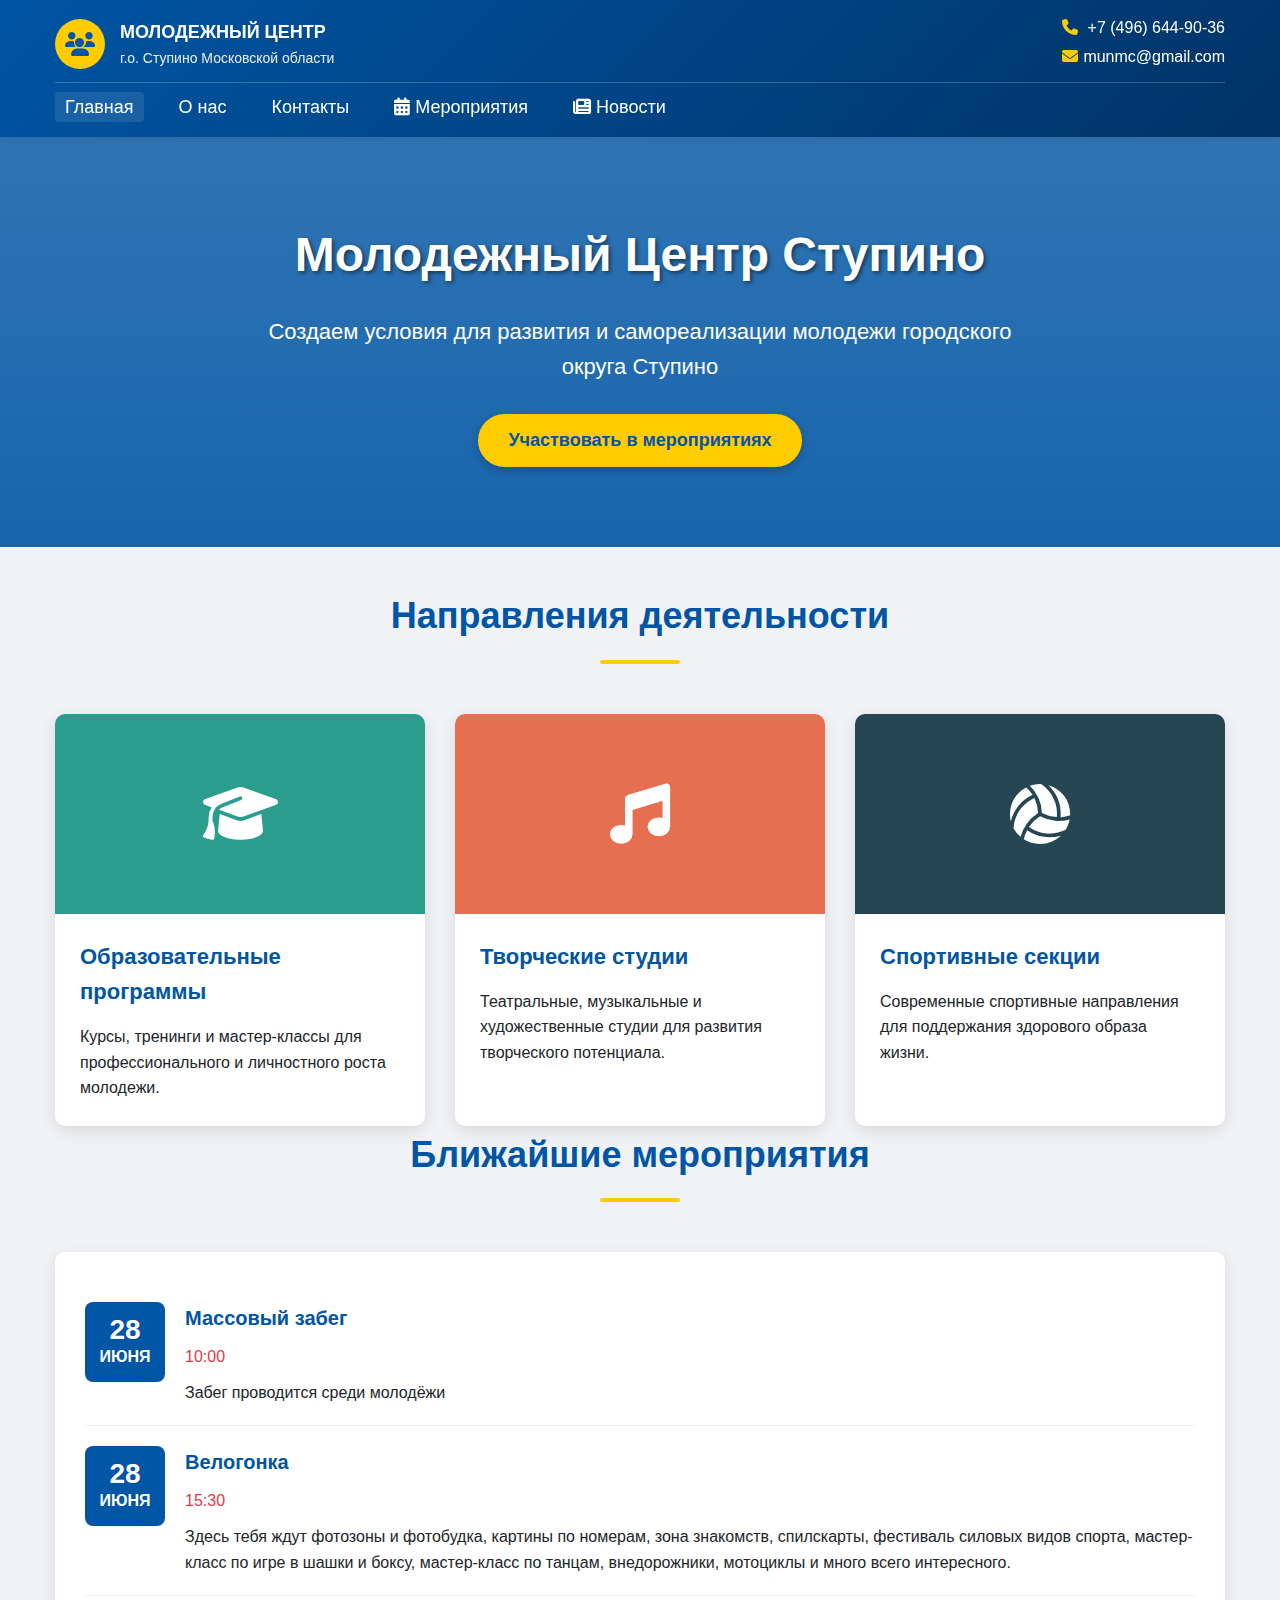
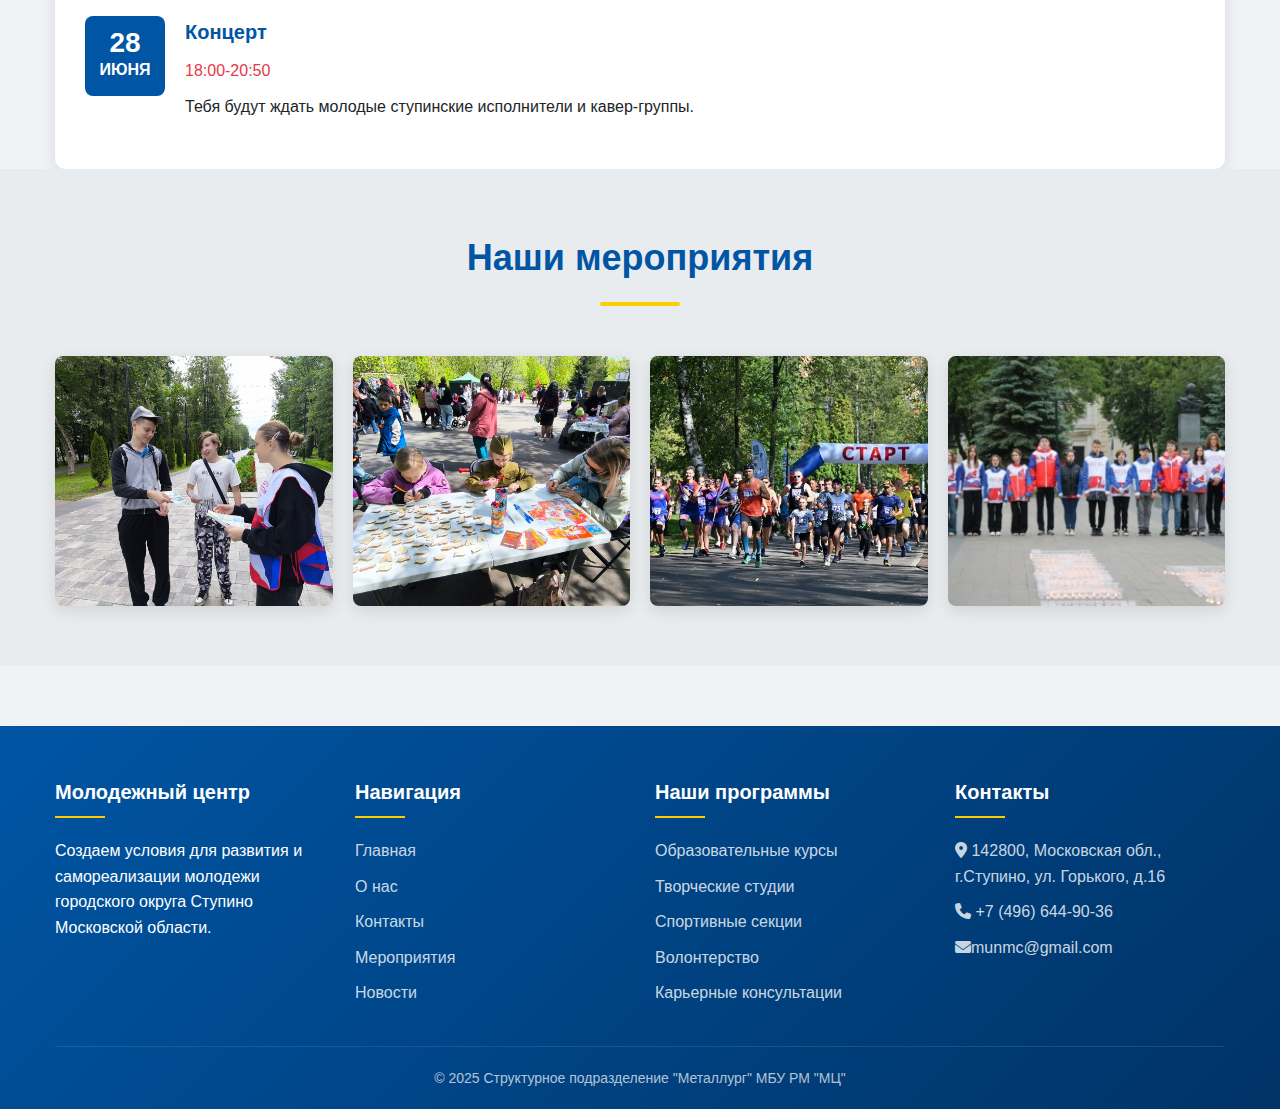
<file: index.html>
<!DOCTYPE html>
<html lang="ru">

<head>
    <meta charset="UTF-8">
    <meta name="viewport" content="width=device-width, initial-scale=1.0">
    <title>Молодежный Центр Ступино</title>
    <link rel="stylesheet" href="https://cdnjs.cloudflare.com/ajax/libs/font-awesome/6.4.0/css/all.min.css">
    <link rel="stylesheet" href="style.css">
    <link rel="icon" href="img/Logo.jpg">
    <script src="https://api-maps.yandex.ru/2.1/?lang=ru_RU&apikey=ВАШ_API_КЛЮЧ" type="text/javascript"></script>
</head>

<body>
    <header>
        <div class="container">
            <div class="header-top">
                <div class="logo">
                    <div class="logo-icon">
                        <i class="fas fa-users"></i>
                    </div>
                    <div class="logo-text">
                        МОЛОДЕЖНЫЙ ЦЕНТР
                        <span>г.о. Ступино Московской области</span>
                    </div>
                </div>
                <div class="contacts-header">
                    <a href="tel:+74956401234"><i class="fas fa-phone"></i> +7 (496) 644-90-36</a>
                    <a href="mailto:molcentr@stupino.ru"><i class="fas fa-envelope"></i>munmc@gmail.com</a>
                </div>
            </div>
            <nav>
                <div class="hamburger" id="hamburger">
                    <i class="fas fa-bars"></i>
                </div>
                <ul class="nav-menu" id="navMenu">
                    <li><a href="index.html" class="nav-link active">Главная</a></li>
                    <li><a href="about.html" class="nav-link">О нас</a></li>
                    <li><a href="contact.html" class="nav-link">Контакты</a></li>
                    <li><a href="#"><i class="fas fa-calendar-alt"></i> Мероприятия</a></li>
                    <li><a href="#"><i class="fas fa-newspaper"></i> Новости</a></li>
                </ul>
            </nav>
        </div>
    </header>

    
    <section class="hero">
        <div class="container">
            <h1>Молодежный Центр Ступино</h1>
            <p>Создаем условия для развития и самореализации молодежи городского округа Ступино</p>
            <a href="#" class="btn">Участвовать в мероприятиях</a>
        </div>
    </section>

   
    <section class="services">
        <div class="container">
            <h2 class="section-title">Направления деятельности</h2>
            <div class="services-grid">
                <div class="service-card">
                    <div class="service-img" style="background-color: #2a9d8f;">
                        <i class="fas fa-graduation-cap"></i>
                    </div>
                    <div class="service-content">
                        <h3>Образовательные программы</h3>
                        <p>Курсы, тренинги и мастер-классы для профессионального и личностного роста молодежи.</p>
                    </div>
                </div>
                <div class="service-card">
                    <div class="service-img" style="background-color: #e76f51;">
                        <i class="fas fa-music"></i>
                    </div>
                    <div class="service-content">
                        <h3>Творческие студии</h3>
                        <p>Театральные, музыкальные и художественные студии для развития творческого потенциала.</p>
                    </div>
                </div>
                <div class="service-card">
                    <div class="service-img" style="background-color: #264653;">
                        <i class="fas fa-volleyball-ball"></i>
                    </div>
                    <div class="service-content">
                        <h3>Спортивные секции</h3>
                        <p>Современные спортивные направления для поддержания здорового образа жизни.</p>
                    </div>
                </div>
            </div>
        </div>
    </section>


    <section class="events">
        <div class="container">
            <h2 class="section-title">Ближайшие мероприятия</h2>
            <div class="events-container">
                <div class="event">
                    <div class="event-date">
                        <span class="day">28</span>
                        <span class="month">Июня</span>
                    </div>
                    <div class="event-info">
                        <h3>Массовый забег</h3>
                        <span class="event-time">10:00</span>
                        <p>Забег проводится среди молодёжи</p>
                    </div>
                </div>
                <div class="event">
                    <div class="event-date">
                        <span class="day">28</span>
                        <span class="month">Июня</span>
                    </div>
                    <div class="event-info">
                        <h3>Велогонка</h3>
                        <span class="event-time">15:30</span>
                        <p> Здесь тебя ждут фотозоны и фотобудка, картины по номерам, зона знакомств, спилскарты, фестиваль силовых видов спорта, мастер-класс по игре в шашки и боксу, мастер-класс по танцам, внедорожники, мотоциклы и много всего интересного.</p>
                    </div>
                </div>
                <div class="event">
                    <div class="event-date">
                        <span class="day">28</span>
                        <span class="month">Июня</span>
                    </div>
                    <div class="event-info">
                        <h3>Концерт</h3>
                        <span class="event-time">18:00-20:50</span>
                        <p>Тебя будут ждать молодые ступинские исполнители и кавер-группы.</p>
                    </div>
                </div>
            </div>
        </div>
    </section>

  
    <section class="gallery">
        <div class="container">
            <h2 class="section-title">Наши мероприятия</h2>
            <div class="gallery-grid">
                <div class="gallery-item">
                    <img src="img/Event_1.jpg"
                        alt="Мероприятие">
                </div>
                <div class="gallery-item">
                    <img src="img/Event_2.jpg"
                        alt="Мастер-класс">
                </div>
                <div class="gallery-item">
                    <img src="img/Event_3.jpg"
                        alt="Концерт">
                </div>
                <div class="gallery-item">
                    <img src="img/Event_4.jpg"
                        alt="Спортивное мероприятие">
                </div>
            </div>
        </div>
    </section>


    <footer>
        <div class="container">
            <div class="footer-content">
                <div class="footer-column">
                    <h3>Молодежный центр</h3>
                    <p>Создаем условия для развития и самореализации молодежи городского округа Ступино Московской
                        области.</p>
                </div>
                <div class="footer-column">
                    <h3>Навигация</h3>
                    <ul class="footer-links">
                        <li><a href="index.html" class="active">Главная</a></li>
                        <li><a href="about.html">О нас</a></li>
                        <li><a href="contact.html">Контакты</a></li>
                        <li><a href="#">Мероприятия</a></li>
                        <li><a href="#">Новости</a></li>
                    </ul>
                </div>
                <div class="footer-column">
                    <h3>Наши программы</h3>
                    <ul class="footer-links">
                        <li><a href="#">Образовательные курсы</a></li>
                        <li><a href="#">Творческие студии</a></li>
                        <li><a href="#">Спортивные секции</a></li>
                        <li><a href="#">Волонтерство</a></li>
                        <li><a href="#">Карьерные консультации</a></li>
                    </ul>
                </div>
                <div class="footer-column">
                    <h3>Контакты</h3>
                    <ul class="footer-links">
                        <li><a href="#"><i class="fas fa-map-marker-alt"></i> 142800, Московская обл., г.Ступино, ул.
                                Горького, д.16</a></li>
                        <li><a href="tel:+74956401234"><i class="fas fa-phone"></i> +7 (496) 644-90-36</a></li>
                        <li><a href="mailto:molcentr@stupino.ru"><i class="fas fa-envelope"></i>munmc@gmail.com</a></li>
                    </ul>
                </div>
            </div>
            <div class="copyright">
                &copy; 2025 Структурное подразделение "Металлург" МБУ РМ "МЦ"
            </div>
        </div>
    </footer>

    <script src="script.js"></script>
</body>

</html>
</file>
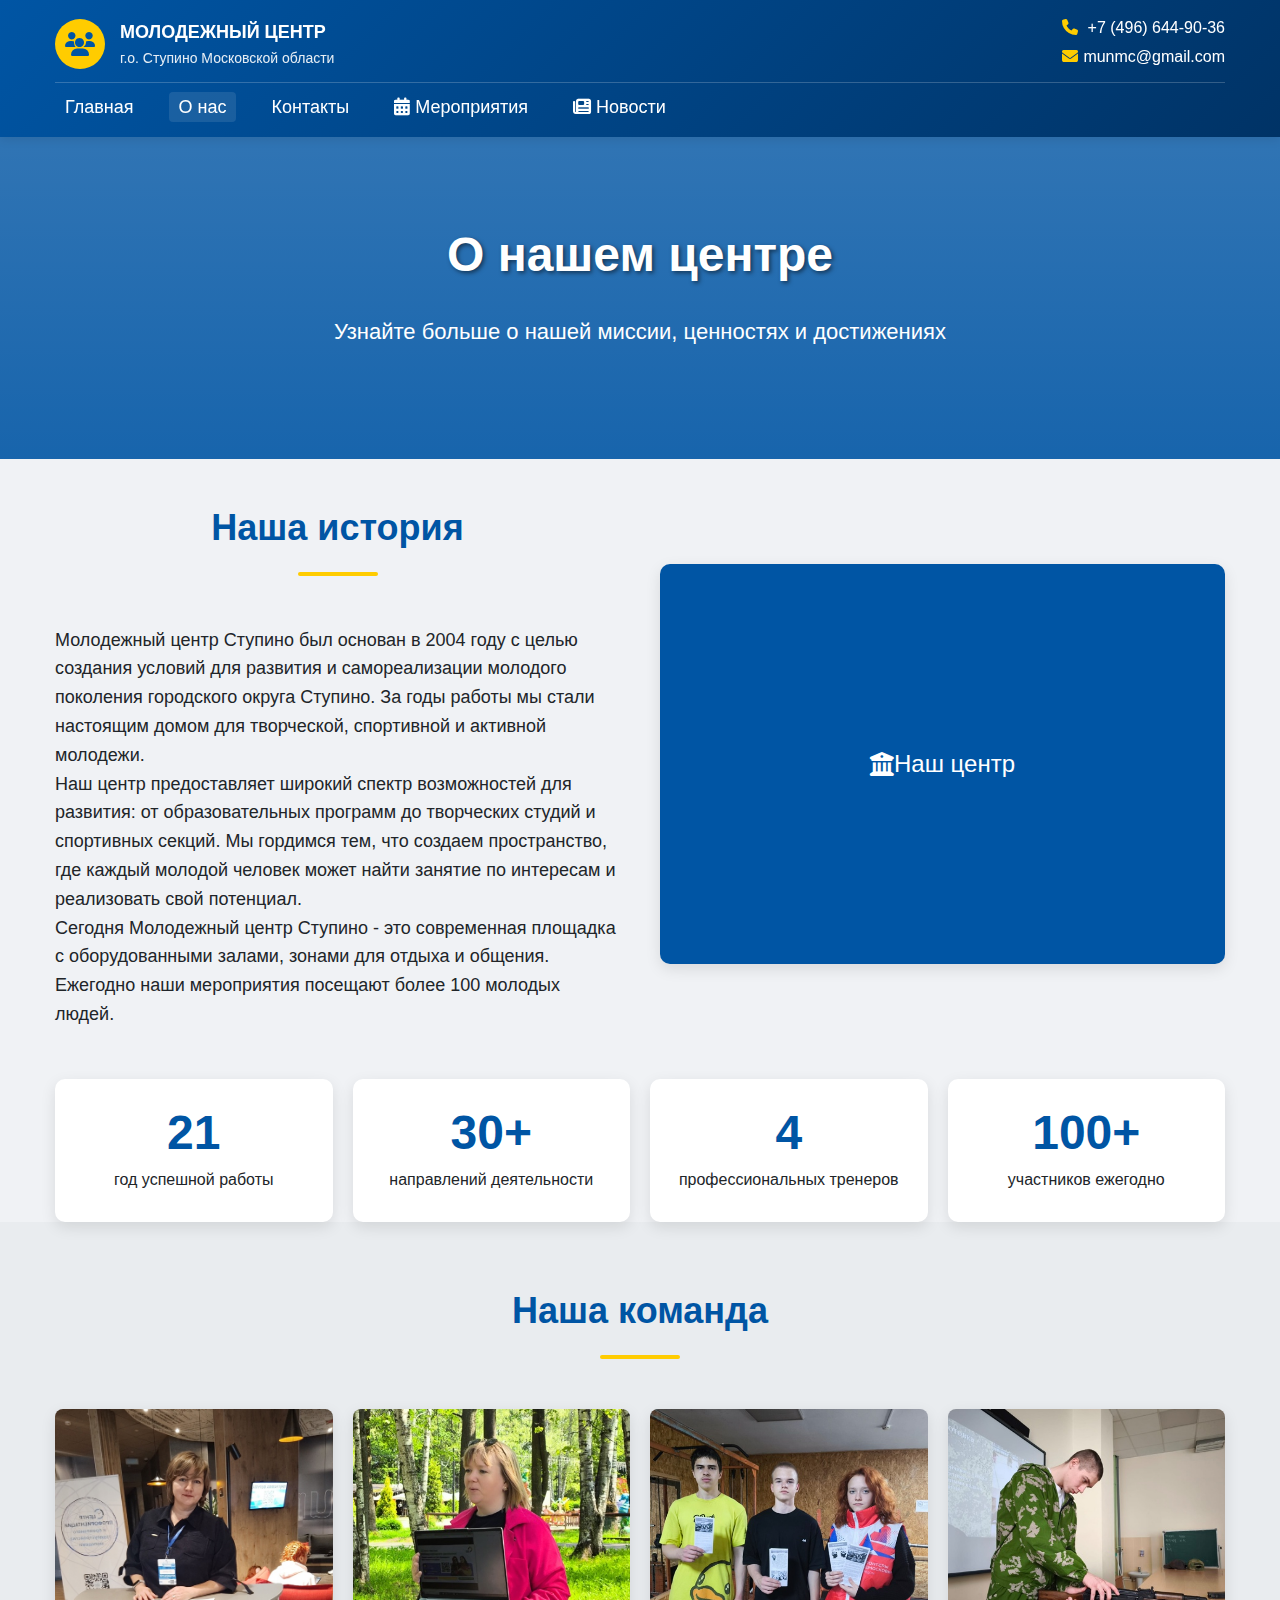
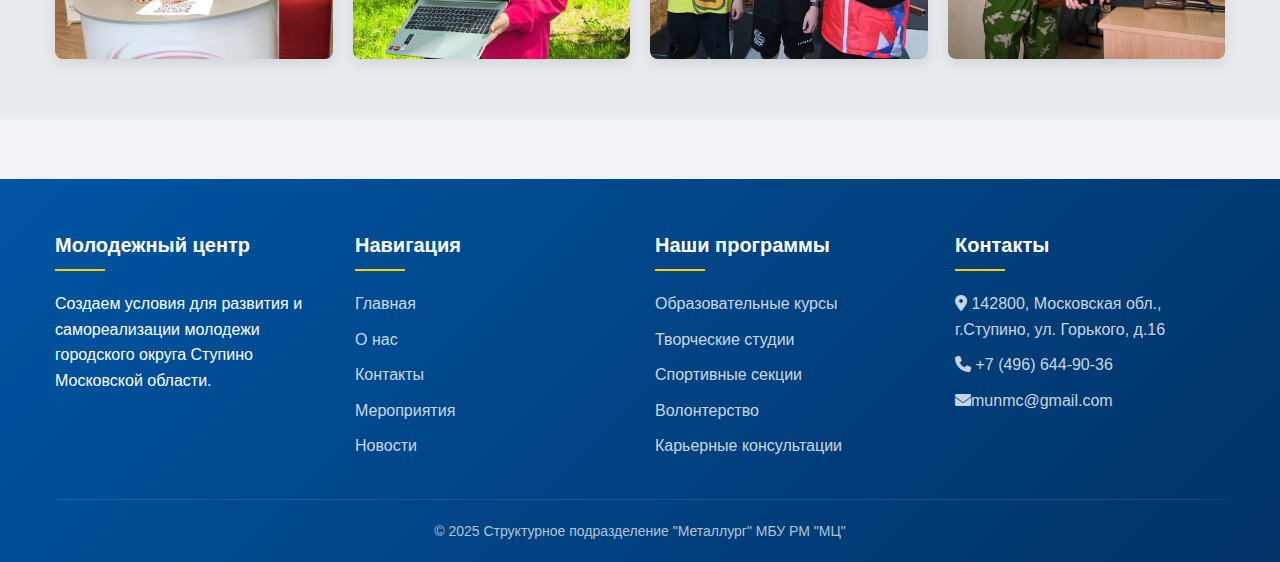
<file: about.html>
<!DOCTYPE html>
<html lang="ru">

<head>
    <meta charset="UTF-8">
    <meta name="viewport" content="width=device-width, initial-scale=1.0">
    <title>О нас - Молодежный Центр Ступино</title>
    <link rel="stylesheet" href="https://cdnjs.cloudflare.com/ajax/libs/font-awesome/6.4.0/css/all.min.css">
    <link rel="stylesheet" href="style.css">
    <link rel="icon" href="img/Logo.jpg">
    <script src="https://api-maps.yandex.ru/2.1/?lang=ru_RU&apikey=ВАШ_API_КЛЮЧ" type="text/javascript"></script>
</head>

<body>
    <header>
        <div class="container">
            <div class="header-top">
                <div class="logo">
                    <div class="logo-icon">
                        <i class="fas fa-users"></i>
                    </div>
                    <div class="logo-text">
                        МОЛОДЕЖНЫЙ ЦЕНТР
                        <span>г.о. Ступино Московской области</span>
                    </div>
                </div>
                <div class="contacts-header">
                    <a href="tel:+74956401234"><i class="fas fa-phone"></i> +7 (496) 644-90-36</a>
                    <a href="mailto:molcentr@stupino.ru"><i class="fas fa-envelope"></i>munmc@gmail.com</a>
                </div>
            </div>
            <nav>
                <div class="hamburger" id="hamburger">
                    <i class="fas fa-bars"></i>
                </div>
                <ul class="nav-menu" id="navMenu">
                    <li><a href="index.html" class="nav-link">Главная</a></li>
                    <li><a href="about.html" class="nav-link active">О нас</a></li>
                    <li><a href="contact.html" class="nav-link">Контакты</a></li>
                    <li><a href="#"><i class="fas fa-calendar-alt"></i> Мероприятия</a></li>
                    <li><a href="#"><i class="fas fa-newspaper"></i> Новости</a></li>
                </ul>
            </nav>
        </div>
    </header>


    <section class="hero"
        style="background: linear-gradient(rgba(0, 85, 164, 0.8), rgba(0, 85, 164, 0.9)), url('https://images.unsplash.com/photo-1522071901873-411886a10004?ixlib=rb-4.0.3&auto=format&fit=crop&w=1920&q=80');">
        <div class="container">
            <h1>О нашем центре</h1>
            <p>Узнайте больше о нашей миссии, ценностях и достижениях</p>
        </div>
    </section>

    <section>
        <div class="container">
            <div class="about-content">
                <div class="about-text">
                    <h2 class="section-title">Наша история</h2>
                    <p>Молодежный центр Ступино был основан в 2004 году с целью создания условий для развития и
                        самореализации молодого поколения городского округа Ступино. За годы работы мы стали настоящим
                        домом для творческой, спортивной и активной молодежи.</p>
                    <p>Наш центр предоставляет широкий спектр возможностей для развития: от образовательных программ до
                        творческих студий и спортивных секций. Мы гордимся тем, что создаем пространство, где каждый
                        молодой человек может найти занятие по интересам и реализовать свой потенциал.</p>
                    <p>Сегодня Молодежный центр Ступино - это современная площадка с оборудованными залами,
                        зонами для отдыха и общения. Ежегодно наши мероприятия посещают более
                        100 молодых людей.</p>
                </div>
                <div class="about-image">
                    <i class="fas fa-university"></i> Наш центр
                </div>
            </div>

            <div class="stats-container">
                <div class="stat-box">
                    <div class="stat-number">21</div>
                    <div class="stat-text">год успешной работы</div>
                </div>
                <div class="stat-box">
                    <div class="stat-number">30+</div>
                    <div class="stat-text">направлений деятельности</div>
                </div>
                <div class="stat-box">
                    <div class="stat-number">4</div>
                    <div class="stat-text">профессиональных тренеров</div>
                </div>
                <div class="stat-box">
                    <div class="stat-number">100+</div>
                    <div class="stat-text">участников ежегодно</div>
                </div>
            </div>
        </div>
    </section>

    <section class="gallery">
        <div class="container">
            <h2 class="section-title">Наша команда</h2>
            <div class="gallery-grid">
                <div class="gallery-item">
                    <img src="img/Employee_1.jpg">
                </div>
                <div class="gallery-item">
                    <img src="img/Employee_2.jpg">
                </div>
                <div class="gallery-item">
                    <img src="img/Volonters.jpg">
                </div>
                <div class="gallery-item">
                    <img src="img/Me.jpg">
                </div>
            </div>
        </div>
    </section>

    <footer>
        <div class="container">
            <div class="footer-content">
                <div class="footer-column">
                    <h3>Молодежный центр</h3>
                    <p>Создаем условия для развития и самореализации молодежи городского округа Ступино Московской
                        области.</p>
                </div>
                <div class="footer-column">
                    <h3>Навигация</h3>
                    <ul class="footer-links">
                        <li><a href="index.html">Главная</a></li>
                        <li><a href="about.html" class="active">О нас</a></li>
                        <li><a href="contact.html">Контакты</a></li>
                        <li><a href="#">Мероприятия</a></li>
                        <li><a href="#">Новости</a></li>
                    </ul>
                </div>
                <div class="footer-column">
                    <h3>Наши программы</h3>
                    <ul class="footer-links">
                        <li><a href="#">Образовательные курсы</a></li>
                        <li><a href="#">Творческие студии</a></li>
                        <li><a href="#">Спортивные секции</a></li>
                        <li><a href="#">Волонтерство</a></li>
                        <li><a href="#">Карьерные консультации</a></li>
                    </ul>
                </div>
                <div class="footer-column">
                    <h3>Контакты</h3>
                    <ul class="footer-links">
                        <li><a href="#"><i class="fas fa-map-marker-alt"></i> 142800, Московская обл., г.Ступино, ул.
                                Горького, д.16</a></li>
                        <li><a href="tel:+74956401234"><i class="fas fa-phone"></i> +7 (496) 644-90-36</a></li>
                        <li><a href="mailto:molcentr@stupino.ru"><i class="fas fa-envelope"></i>munmc@gmail.com</a></li>
                    </ul>
                </div>
            </div>
            <div class="copyright">
                &copy; 2025 Структурное подразделение "Металлург" МБУ РМ "МЦ"
            </div>
        </div>
    </footer>

    <script src="script.js"></script>
</body>

</html>
</file>
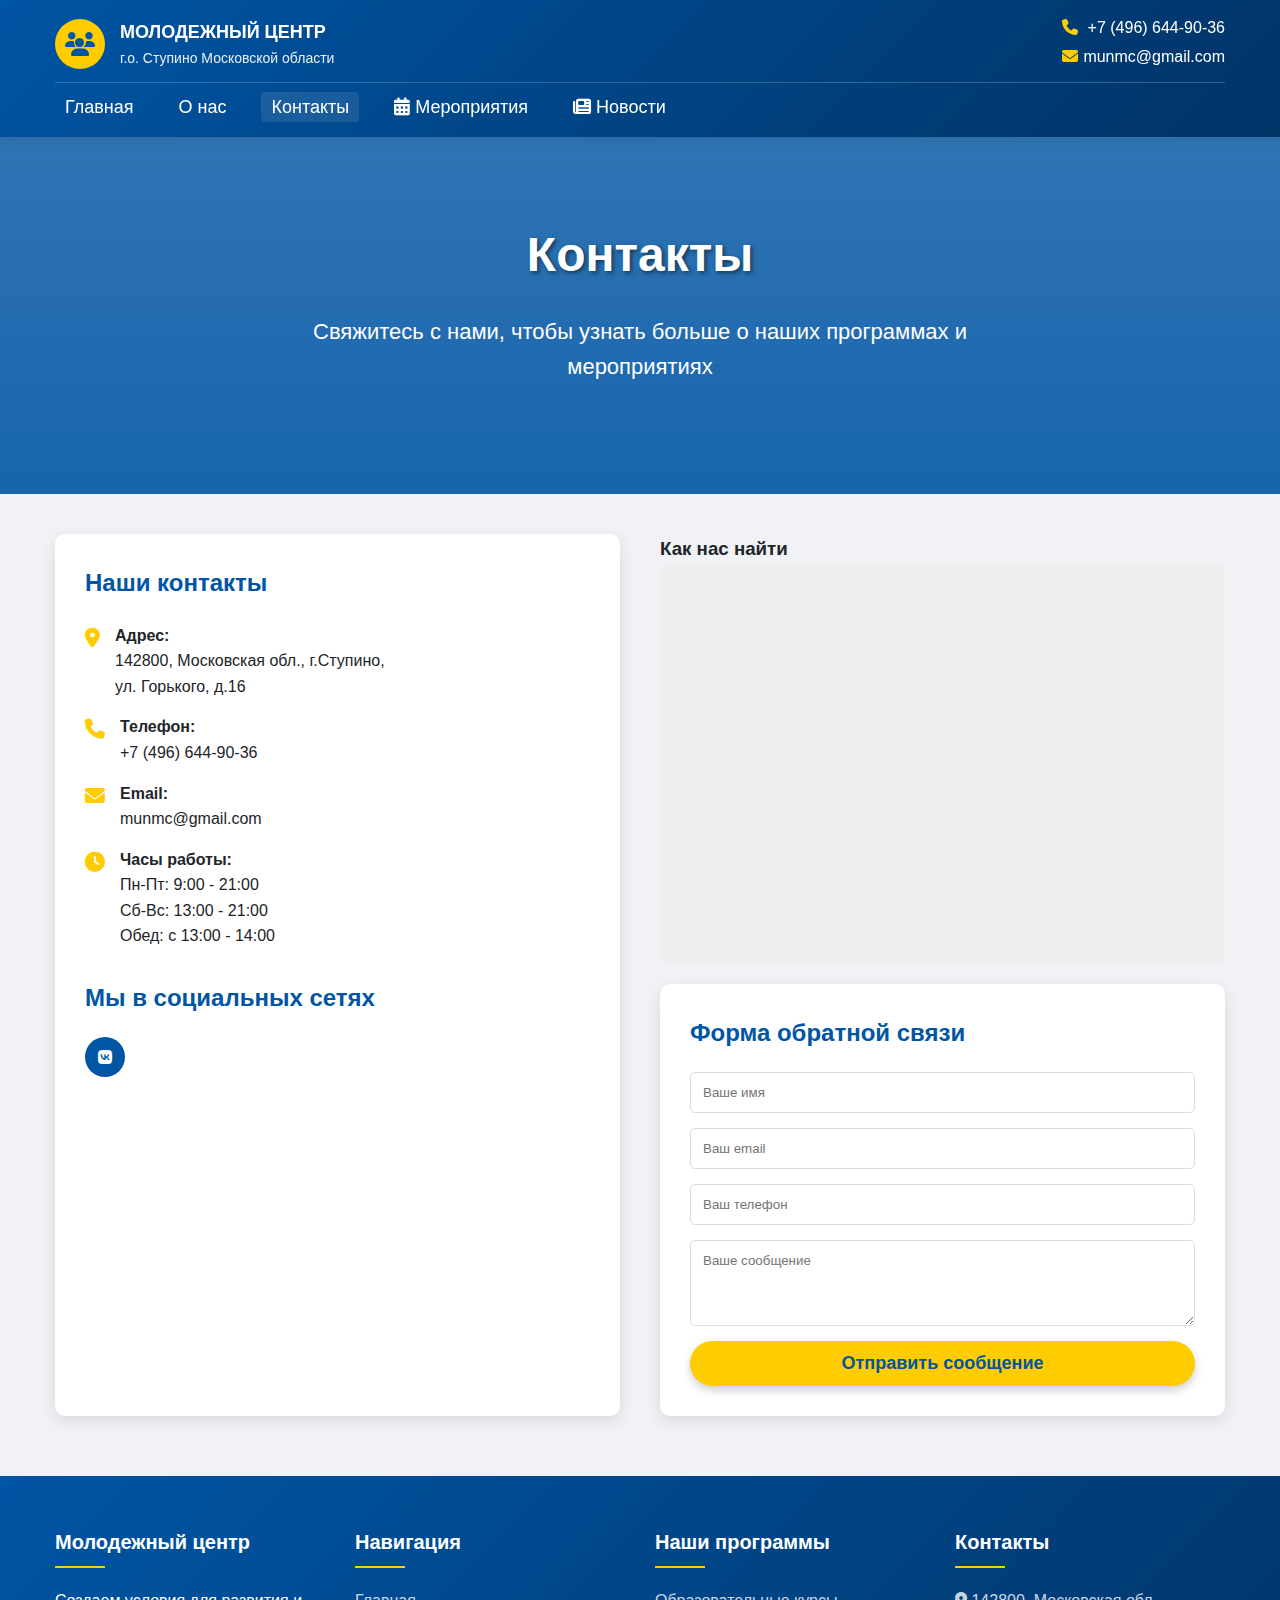
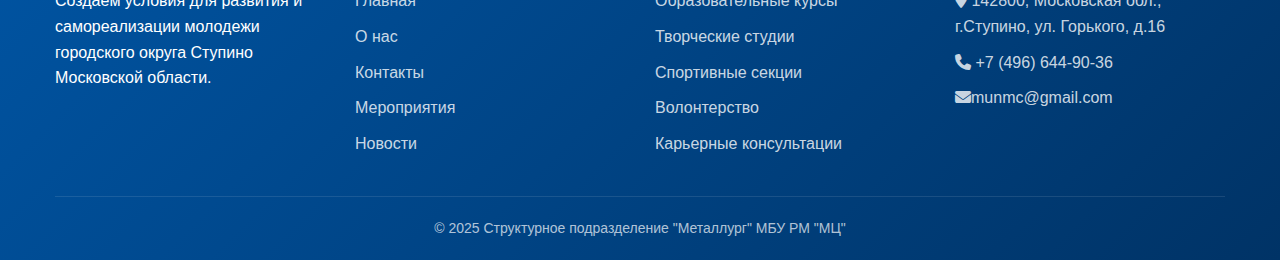
<file: contact.html>
<!DOCTYPE html>
<html lang="ru">

<head>
    <meta charset="UTF-8">
    <meta name="viewport" content="width=device-width, initial-scale=1.0">
    <title>Контакты - Молодежный Центр Ступино</title>
    <link rel="stylesheet" href="https://cdnjs.cloudflare.com/ajax/libs/font-awesome/6.4.0/css/all.min.css">
    <link rel="stylesheet" href="style.css">
    <link rel="icon" href="img/Logo.jpg">
    <script src="https://api-maps.yandex.ru/2.1/?lang=ru_RU&apikey=ВАШ_API_КЛЮЧ" type="text/javascript"></script>
</head>

<body>
    <header>
        <div class="container">
            <div class="header-top">
                <div class="logo">
                    <div class="logo-icon">
                        <i class="fas fa-users"></i>
                    </div>
                    <div class="logo-text">
                        МОЛОДЕЖНЫЙ ЦЕНТР
                        <span>г.о. Ступино Московской области</span>
                    </div>
                </div>
                <div class="contacts-header">
                    <a href="tel:+74956401234"><i class="fas fa-phone"></i> +7 (496) 644-90-36</a>
                    <a href="mailto:molcentr@stupino.ru"><i class="fas fa-envelope"></i>munmc@gmail.com</a>
                </div>
            </div>
            <nav>
                <div class="hamburger" id="hamburger">
                    <i class="fas fa-bars"></i>
                </div>
                <ul class="nav-menu" id="navMenu">
                    <li><a href="index.html" class="nav-link">Главная</a></li>
                    <li><a href="about.html" class="nav-link">О нас</a></li>
                    <li><a href="contact.html" class="nav-link active">Контакты</a></li>
                    <li><a href="#"><i class="fas fa-calendar-alt"></i> Мероприятия</a></li>
                    <li><a href="#"><i class="fas fa-newspaper"></i> Новости</a></li>
                </ul>
            </nav>
        </div>
    </header>


    <section class="hero"
        style="background: linear-gradient(rgba(0, 85, 164, 0.8), rgba(0, 85, 164, 0.9)), url('https://images.unsplash.com/photo-1560448204-e02f11c3d0e2?ixlib=rb-4.0.3&auto=format&fit=crop&w=1920&q=80');">
        <div class="container">
            <h1>Контакты</h1>
            <p>Свяжитесь с нами, чтобы узнать больше о наших программах и мероприятиях</p>
        </div>
    </section>

    <section>
        <div class="container">
            <div class="contact-container">
                <div class="contact-info">
                    <h3>Наши контакты</h3>
                    <div class="contact-details">
                        <div class="contact-item">
                            <i class="fas fa-map-marker-alt"></i>
                            <div>
                                <strong>Адрес:</strong><br>
                                142800, Московская обл., г.Ступино,<br>
                                ул. Горького, д.16
                            </div>
                        </div>
                        <div class="contact-item">
                            <i class="fas fa-phone"></i>
                            <div>
                                <strong>Телефон:</strong><br>
                                +7 (496) 644-90-36
                            </div>
                        </div>
                        <div class="contact-item">
                            <i class="fas fa-envelope"></i>
                            <div>
                                <strong>Email:</strong><br>
                                munmc@gmail.com
                            </div>
                        </div>
                        <div class="contact-item">
                            <i class="fas fa-clock"></i>
                            <div>
                                <strong>Часы работы:</strong><br>
                                Пн-Пт: 9:00 - 21:00<br>
                                Сб-Вс: 13:00 - 21:00 <br>
                                Обед: с 13:00 - 14:00
                            </div>
                        </div>
                    </div>
                    <h3>Мы в социальных сетях</h3>
                    <div class="social-links">
                        <a href="https://vk.com/club_oka_ru" class="social-link"><i class="fab fa-vk"></i></a>
                    </div>
                </div>
                <div>
                    <h3>Как нас найти</h3>
                    <div class="map">
                        <div id="map"></div>
                    </div>
                    <div class="contact-info" style="margin-top: 20px;">
                        <h3>Форма обратной связи</h3>
                        <form style="display: grid; gap: 15px;">
                            <input type="text" placeholder="Ваше имя"
                                style="padding: 12px; border: 1px solid #ddd; border-radius: 5px;">
                            <input type="email" placeholder="Ваш email"
                                style="padding: 12px; border: 1px solid #ddd; border-radius: 5px;">
                            <input type="tel" placeholder="Ваш телефон"
                                style="padding: 12px; border: 1px solid #ddd; border-radius: 5px;">
                            <textarea placeholder="Ваше сообщение" rows="4"
                                style="padding: 12px; border: 1px solid #ddd; border-radius: 5px;"></textarea>
                            <button type="submit" class="btn">Отправить сообщение</button>
                        </form>
                    </div>
                </div>
            </div>
        </div>
    </section>
    <footer>
        <div class="container">
            <div class="footer-content">
                <div class="footer-column">
                    <h3>Молодежный центр</h3>
                    <p>Создаем условия для развития и самореализации молодежи городского округа Ступино Московской
                        области.</p>
                </div>
                <div class="footer-column">
                    <h3>Навигация</h3>
                    <ul class="footer-links">
                        <li><a href="index.html">Главная</a></li>
                        <li><a href="about.html">О нас</a></li>
                        <li><a href="contact.html" class="active">Контакты</a></li>
                        <li><a href="#">Мероприятия</a></li>
                        <li><a href="#">Новости</a></li>
                    </ul>
                </div>
                <div class="footer-column">
                    <h3>Наши программы</h3>
                    <ul class="footer-links">
                        <li><a href="#">Образовательные курсы</a></li>
                        <li><a href="#">Творческие студии</a></li>
                        <li><a href="#">Спортивные секции</a></li>
                        <li><a href="#">Волонтерство</a></li>
                        <li><a href="#">Карьерные консультации</a></li>
                    </ul>
                </div>
                <div class="footer-column">
                    <h3>Контакты</h3>
                    <ul class="footer-links">
                        <li><a href="munmc@gmail.com"><i class="fas fa-map-marker-alt"></i> 142800, Московская обл., г.Ступино, ул.
                                Горького, д.16</a></li>
                        <li><a href="tel:+74956401234"><i class="fas fa-phone"></i> +7 (496) 644-90-36</a></li>
                        <li><a href="mailto:molcentr@stupino.ru"><i class="fas fa-envelope"></i>munmc@gmail.com</a></li>
                    </ul>
                </div>
            </div>
            <div class="copyright">
                &copy; 2025 Структурное подразделение "Металлург" МБУ РМ "МЦ"
            </div>
        </div>
    </footer>

    <script src="script.js"></script>
</body>

</html>
</file>
<file: style.css>
/* Общие стили */
* {
    margin: 0;
    padding: 0;
    box-sizing: border-box;
    font-family: 'Segoe UI', Tahoma, Geneva, Verdana, sans-serif;
}

:root {
    --primary: #0055a4;
    --secondary: #ffcc00;
    --accent: #e63946;
    --light: #f8f9fa;
    --dark: #212529;
    --gray: #6c757d;
}

body {
    background-color: #f0f2f5;
    color: var(--dark);
    line-height: 1.6;
}

.container {
    width: 100%;
    max-width: 1200px;
    margin: 0 auto;
    padding: 0 15px;
}

.btn {
    display: inline-block;
    background-color: var(--secondary);
    color: var(--primary);
    text-decoration: none;
    padding: 12px 30px;
    border-radius: 50px;
    font-weight: bold;
    font-size: 18px;
    transition: all 0.3s ease;
    border: none;
    cursor: pointer;
    box-shadow: 0 4px 10px rgba(0, 0, 0, 0.2);
}

.btn:hover {
    background-color: #ffd700;
    transform: translateY(-3px);
    box-shadow: 0 6px 15px rgba(0, 0, 0, 0.3);
}

.section-title {
    text-align: center;
    margin-bottom: 50px;
    color: var(--primary);
    position: relative;
    font-size: 36px;
}

.section-title:after {
    content: '';
    display: block;
    width: 80px;
    height: 4px;
    background: var(--secondary);
    margin: 15px auto;
    border-radius: 2px;
}

/* Header Styles */
header {
    background: linear-gradient(135deg, var(--primary), #003366);
    color: white;
    padding: 15px 0;
    position: sticky;
    top: 0;
    z-index: 1000;
    box-shadow: 0 2px 10px rgba(0, 0, 0, 0.1);
}

.header-top {
    display: flex;
    justify-content: space-between;
    align-items: center;
    padding-bottom: 10px;
    border-bottom: 1px solid rgba(255, 255, 255, 0.2);
}

.logo {
    display: flex;
    align-items: center;
    gap: 15px;
}

.logo-icon {
    background-color: var(--secondary);
    color: var(--primary);
    width: 50px;
    height: 50px;
    border-radius: 50%;
    display: flex;
    align-items: center;
    justify-content: center;
    font-size: 24px;
}

.logo-text {
    font-size: 18px;
    font-weight: 700;
}

.logo-text span {
    font-size: 14px;
    font-weight: 400;
    display: block;
    opacity: 0.9;
}

.contacts-header {
    text-align: right;
}

.contacts-header a {
    color: white;
    text-decoration: none;
    display: block;
    margin-bottom: 3px;
}

.contacts-header i {
    margin-right: 5px;
    color: var(--secondary);
}

nav {
    padding-top: 10px;
}

.nav-menu {
    display: flex;
    list-style: none;
    gap: 25px;
}

.nav-menu a {
    color: white;
    text-decoration: none;
    font-weight: 500;
    font-size: 18px;
    transition: all 0.3s ease;
    padding: 5px 10px;
    border-radius: 4px;
}

.nav-menu a:hover,
.nav-menu a.active {
    background-color: rgba(255, 255, 255, 0.1);
}

.hamburger {
    display: none;
    cursor: pointer;
    font-size: 24px;
    color: white;
}

/* Hero Section */
.hero {
    background: linear-gradient(rgba(0, 85, 164, 0.8), rgba(0, 85, 164, 0.9)), url('https://images.unsplash.com/photo-1523240795612-9a054b0db644?ixlib=rb-4.0.3&auto=format&fit=crop&w=1920&q=80');
    background-size: cover;
    background-position: center;
    color: white;
    text-align: center;
    padding: 80px 20px;
    margin-bottom: 40px;
}

.hero h1 {
    font-size: 48px;
    margin-bottom: 20px;
    text-shadow: 2px 2px 4px rgba(0, 0, 0, 0.5);
}

.hero p {
    font-size: 22px;
    max-width: 800px;
    margin: 0 auto 30px;
}

/* Services Section */
.services-grid {
    display: grid;
    grid-template-columns: repeat(auto-fit, minmax(300px, 1fr));
    gap: 30px;
}

.service-card {
    background: white;
    border-radius: 10px;
    overflow: hidden;
    box-shadow: 0 5px 15px rgba(0, 0, 0, 0.1);
    transition: transform 0.3s ease;
}

.service-card:hover {
    transform: translateY(-10px);
}

.service-img {
    height: 200px;
    background-color: var(--primary);
    display: flex;
    align-items: center;
    justify-content: center;
    color: white;
    font-size: 60px;
}

.service-content {
    padding: 25px;
}

.service-content h3 {
    color: var(--primary);
    margin-bottom: 15px;
    font-size: 22px;
}

/* Events Section */
.events-container {
    background-color: white;
    border-radius: 10px;
    padding: 30px;
    box-shadow: 0 5px 15px rgba(0, 0, 0, 0.1);
}

.event {
    display: flex;
    gap: 20px;
    padding: 20px 0;
    border-bottom: 1px solid #eee;
}

.event:last-child {
    border-bottom: none;
}

.event-date {
    background-color: var(--primary);
    color: white;
    min-width: 80px;
    height: 80px;
    border-radius: 8px;
    display: flex;
    flex-direction: column;
    align-items: center;
    justify-content: center;
    font-weight: bold;
}

.event-date .day {
    font-size: 28px;
    line-height: 1;
}

.event-date .month {
    font-size: 16px;
    text-transform: uppercase;
}

.event-info h3 {
    margin-bottom: 10px;
    color: var(--primary);
    font-size: 20px;
}

.event-info .event-time {
    color: var(--accent);
    font-weight: 500;
    margin-bottom: 10px;
    display: block;
}

/* Gallery Section */
.gallery {
    background-color: #e9ecef;
    padding: 60px 0;
}

.gallery-grid {
    display: grid;
    grid-template-columns: repeat(auto-fit, minmax(250px, 1fr));
    gap: 20px;
}

.gallery-item {
    height: 250px;
    border-radius: 8px;
    overflow: hidden;
    position: relative;
    box-shadow: 0 5px 15px rgba(0, 0, 0, 0.1);
}

.gallery-item img {
    width: 100%;
    height: 100%;
    object-fit: cover;
    transition: transform 0.5s ease;
}

.gallery-item:hover img {
    transform: scale(1.1);
}

/* About Section */
.about-content {
    display: flex;
    gap: 40px;
    align-items: center;
    margin-bottom: 50px;
}

.about-text {
    flex: 1;
    font-size: 18px;
}

.about-image {
    flex: 1;
    border-radius: 10px;
    overflow: hidden;
    box-shadow: 0 5px 15px rgba(0, 0, 0, 0.1);
    height: 400px;
    background-color: var(--primary);
    display: flex;
    align-items: center;
    justify-content: center;
    color: white;
    font-size: 24px;
}

.stats-container {
    display: grid;
    grid-template-columns: repeat(auto-fit, minmax(200px, 1fr));
    gap: 20px;
    text-align: center;
}

.stat-box {
    background: white;
    padding: 30px 20px;
    border-radius: 10px;
    box-shadow: 0 5px 15px rgba(0, 0, 0, 0.1);
}

.stat-number {
    font-size: 48px;
    font-weight: 700;
    color: var(--primary);
    line-height: 1;
    margin-bottom: 10px;
}

/* Contact Section */
.contact-container {
    display: grid;
    grid-template-columns: repeat(auto-fit, minmax(300px, 1fr));
    gap: 40px;
}

.contact-info {
    background: white;
    padding: 30px;
    border-radius: 10px;
    box-shadow: 0 5px 15px rgba(0, 0, 0, 0.1);
}

.contact-info h3 {
    color: var(--primary);
    margin-bottom: 20px;
    font-size: 24px;
}

.contact-details {
    margin-bottom: 30px;
}

.contact-item {
    display: flex;
    gap: 15px;
    margin-bottom: 15px;
    align-items: flex-start;
}

.contact-item i {
    color: var(--secondary);
    font-size: 20px;
    margin-top: 5px;
}

.social-links {
    display: flex;
    gap: 15px;
}

.social-link {
    display: flex;
    align-items: center;
    justify-content: center;
    width: 40px;
    height: 40px;
    background-color: var(--primary);
    color: white;
    border-radius: 50%;
    text-decoration: none;
    transition: all 0.3s ease;
}

.social-link:hover {
    transform: translateY(-5px);
    background-color: var(--accent);
}

.map {
    height: 300px;
    background-color: #eee;
    border-radius: 10px;
    overflow: hidden;
    display: flex;
    align-items: center;
    justify-content: center;
    color: var(--gray);
    font-weight: bold;
}

/* Footer */
footer {
    background: linear-gradient(135deg, var(--primary), #003366);
    color: white;
    padding: 50px 0 20px;
    margin-top: 60px;
}

.footer-content {
    display: grid;
    grid-template-columns: repeat(auto-fit, minmax(250px, 1fr));
    gap: 30px;
    margin-bottom: 30px;
}

.footer-column h3 {
    font-size: 20px;
    margin-bottom: 20px;
    position: relative;
    padding-bottom: 10px;
}

.footer-column h3:after {
    content: '';
    position: absolute;
    bottom: 0;
    left: 0;
    width: 50px;
    height: 2px;
    background-color: var(--secondary);
}

.footer-links {
    list-style: none;
}

.footer-links li {
    margin-bottom: 10px;
}

.footer-links a {
    color: rgba(255, 255, 255, 0.8);
    text-decoration: none;
    transition: all 0.3s ease;
}

.footer-links a:hover {
    color: white;
    padding-left: 5px;
}

.copyright {
    text-align: center;
    padding-top: 20px;
    border-top: 1px solid rgba(255, 255, 255, 0.1);
    font-size: 14px;
    color: rgba(255, 255, 255, 0.7);
}

#map {
    height: 400px;
    width: 100%;
}

.map {
    height: 400px;
    width: 100%;
}

/* Responsive Styles */
@media (max-width: 992px) {
    .hero h1 {
        font-size: 36px;
    }

    .hero p {
        font-size: 18px;
    }

    .about-content {
        flex-direction: column;
    }

    .section-title {
        font-size: 32px;
    }
}

@media (max-width: 768px) {
    .header-top {
        flex-direction: column;
        gap: 15px;
        text-align: center;
    }

    .contacts-header {
        text-align: center;
    }

    .nav-menu {
        display: none;
        flex-direction: column;
        position: absolute;
        top: 100%;
        left: 0;
        right: 0;
        background: var(--primary);
        padding: 20px;
        gap: 15px;
    }

    .nav-menu.active {
        display: flex;
    }

    .hamburger {
        display: block;
        position: absolute;
        top: 20px;
        right: 20px;
    }

    .event {
        flex-direction: column;
    }

    .event-date {
        width: 80px;
    }

    .section-title {
        font-size: 28px;
    }
}

@media (max-width: 480px) {
    .hero h1 {
        font-size: 28px;
    }

    .hero p {
        font-size: 16px;
    }

    .btn {
        padding: 10px 20px;
        font-size: 16px;
    }

    .section-title {
        font-size: 24px;
    }
}
</file>
